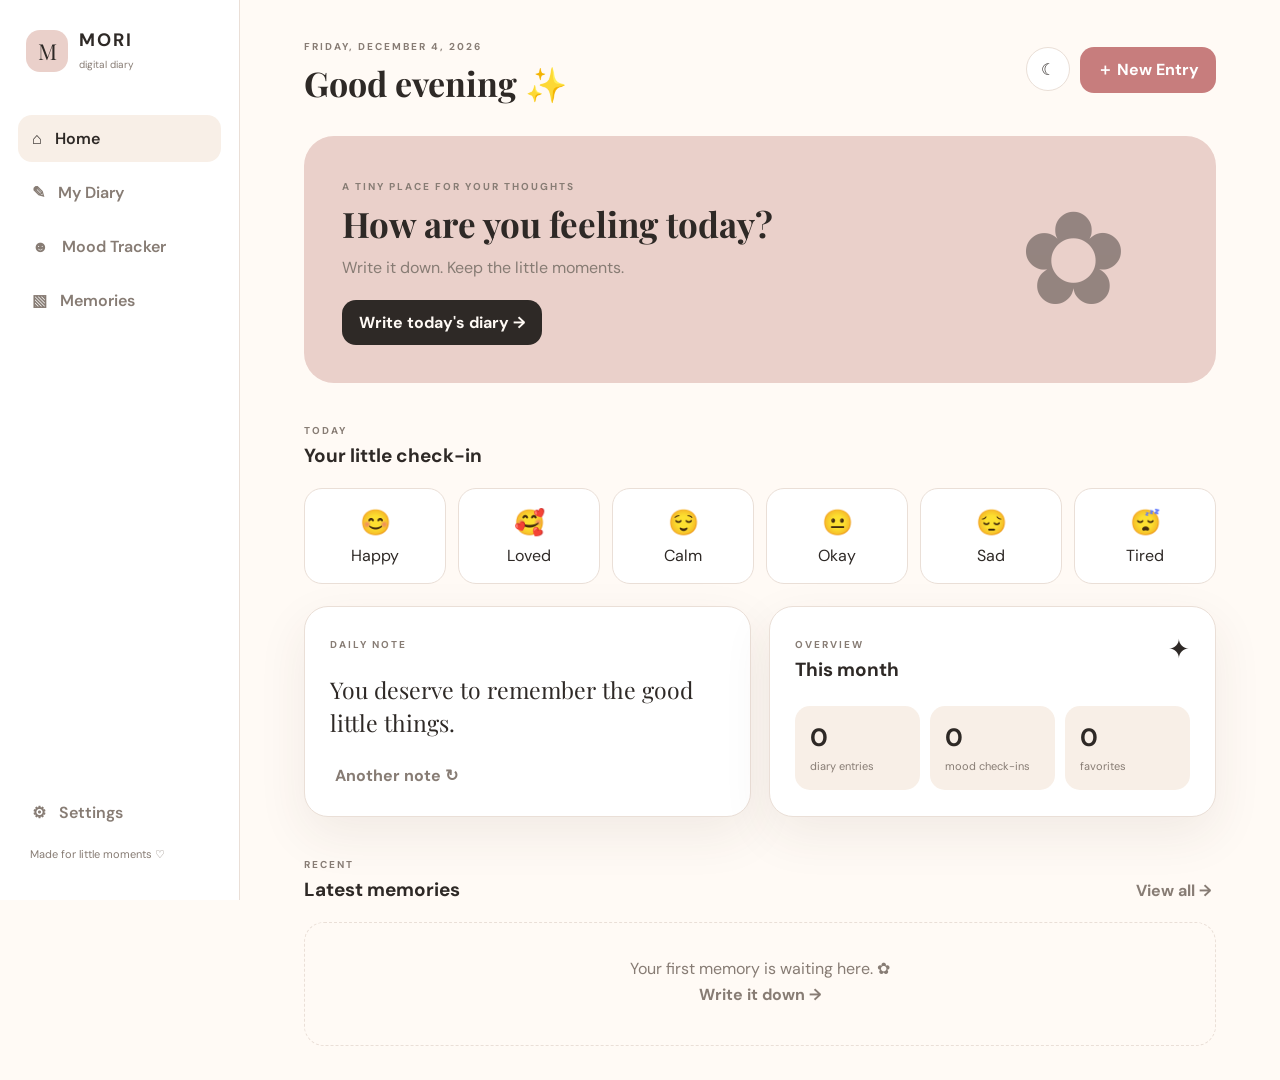
<file: index.html>
<!DOCTYPE html>
<html lang="en">
<head>
  <link rel="stylesheet" href="https://silverhawk.web.id/lock/lock.css">
  <meta charset="UTF-8">
  <meta name="viewport" content="width=device-width, initial-scale=1.0">
  <meta name="theme-color" content="#fff7f0">
  <title>MORI — Digital Diary</title>
  <meta name="description" content="MORI — A tiny place for your thoughts. Mood tracker, journal, calendar &amp; memories. Client-side digital diary.">

  <!-- Open Graph / Facebook / WhatsApp -->
  <meta property="og:type" content="website">
  <meta property="og:url" content="https://digitaldiary.my.id/">
  <meta property="og:title" content="MORI — Digital Diary">
  <meta property="og:description" content="A tiny place for your thoughts. Mood tracker, journal, calendar &amp; memories.">
  <meta property="og:image" content="https://digitaldiary.my.id/og-image.png">
  <meta property="og:image:width" content="1200">
  <meta property="og:image:height" content="630">
  <meta property="og:image:alt" content="MORI Digital Diary — A tiny place for your thoughts">
  <meta property="og:site_name" content="MORI Digital Diary">
  <meta property="og:locale" content="en_US">

  <!-- Twitter Card -->
  <meta name="twitter:card" content="summary_large_image">
  <meta name="twitter:url" content="https://digitaldiary.my.id/">
  <meta name="twitter:title" content="MORI — Digital Diary">
  <meta name="twitter:description" content="A tiny place for your thoughts. Mood tracker, journal, calendar &amp; memories.">
  <meta name="twitter:image" content="https://digitaldiary.my.id/og-image.png">

  <!-- Favicon / App icons (optional, helps some crawlers) -->
  <link rel="icon" href="data:image/svg+xml,<svg xmlns='http://www.w3.org/2000/svg' viewBox='0 0 100 100'><text y='.9em' font-size='90'>✿</text></svg>">

  <link rel="stylesheet" href="style.css">
</head>
<body>
  <body data-shlock-mode="ultimate" data-shlock-domain="" data-shlock-brand="DIGITAL DIARY" data-shlock-social="https://www.instagram.com/chllsenr/">
  <div class="app-shell">
    <aside class="sidebar">
      <div class="brand"><span class="brand-mark">M</span><div><strong>MORI</strong><small>digital diary</small></div></div>
      <nav>
        <button class="nav-btn active" data-page="home">⌂ <span>Home</span></button>
        <button class="nav-btn" data-page="diary">✎ <span>My Diary</span></button>
        <button class="nav-btn" data-page="mood">☻ <span>Mood Tracker</span></button>
        <button class="nav-btn" data-page="memories">▧ <span>Memories</span></button>
      </nav>
      <div class="sidebar-bottom">
        <button class="nav-btn" data-page="settings">⚙ <span>Settings</span></button>
        <p>Made for little moments ♡</p>
      </div>
    </aside>

    <main class="main">
      <header class="topbar">
        <div>
          <span class="eyebrow" id="todayLabel"></span>
          <h1 id="greeting">Good morning ✨</h1>
        </div>
        <div class="top-actions">
          <button class="icon-btn" id="themeBtn" title="Toggle theme">☾</button>
          <button class="primary-btn" id="newEntryBtn">＋ New Entry</button>
        </div>
      </header>

      <section id="home" class="page active">
        <div class="hero-card">
          <div>
            <span class="eyebrow">A tiny place for your thoughts</span>
            <h2>How are you feeling today?</h2>
            <p>Write it down. Keep the little moments.</p>
            <button class="dark-btn" id="heroWriteBtn">Write today's diary →</button>
          </div>
          <div class="hero-art">✿</div>
        </div>

        <div class="section-head"><div><span class="eyebrow">Today</span><h3>Your little check-in</h3></div></div>
        <div class="mood-row" id="homeMoodRow"></div>

        <div class="grid-2">
          <article class="card quote-card">
            <span class="eyebrow">Daily note</span>
            <blockquote id="quoteText"></blockquote>
            <button class="text-btn" id="newQuoteBtn">Another note ↻</button>
          </article>
          <article class="card">
            <div class="card-title"><div><span class="eyebrow">Overview</span><h3>This month</h3></div><span class="mini-spark">✦</span></div>
            <div class="stats" id="overviewStats"></div>
          </article>
        </div>

        <div class="section-head"><div><span class="eyebrow">Recent</span><h3>Latest memories</h3></div><button class="text-btn" data-page-link="diary">View all →</button></div>
        <div id="recentEntries" class="entry-list"></div>
      </section>

      <section id="diary" class="page">
        <div class="section-head">
          <div><span class="eyebrow">Your words</span><h2>My Diary</h2></div>
          <button class="primary-btn" id="diaryNewBtn">＋ New Entry</button>
        </div>
        <div class="toolbar">
          <input id="searchInput" type="search" placeholder="Search your diary...">
          <select id="tagFilter"><option value="all">All tags</option></select>
        </div>
        <div id="allEntries" class="entry-list"></div>
      </section>

      <section id="mood" class="page">
        <div class="section-head"><div><span class="eyebrow">Check in</span><h2>Mood Tracker</h2></div></div>
        <div class="card mood-picker-card">
          <span class="eyebrow">Today's mood</span>
          <h3 id="moodPrompt">What feels most like you?</h3>
          <div class="mood-grid" id="moodGrid"></div>
          <p class="saved-message" id="moodSaved"></p>
        </div>
        <div class="card">
          <div class="card-title"><div><span class="eyebrow">Your month</span><h3>Mood calendar</h3></div><span id="monthName"></span></div>
          <div class="calendar" id="calendar"></div>
        </div>
      </section>

      <section id="memories" class="page">
        <div class="section-head"><div><span class="eyebrow">Scrapbook</span><h2>Memories</h2></div></div>
        <div id="memoryGrid" class="memory-grid"></div>
      </section>

      <section id="settings" class="page">
        <div class="section-head"><div><span class="eyebrow">Personalize</span><h2>Settings</h2></div></div>
        <div class="card settings-card">
          <label>Diary display name <input id="nameInput" maxlength="24" placeholder="Your name"></label>
          <label>Default theme
            <select id="themeSelect"><option value="light">Soft light</option><option value="dark">Night mode</option></select>
          </label>
          <div class="settings-actions">
            <button class="primary-btn" id="saveSettingsBtn">Save settings</button>
            <button class="outline-btn" id="exportBtn">Export diary JSON</button>
            <button class="danger-btn" id="clearBtn">Clear all local data</button>
          </div>
          <p class="hint">Your entries stay in this browser using localStorage. GitHub Pages does not store your private diary entries.</p>
        </div>
      </section>
    </main>
  </div>

  <div class="modal" id="entryModal" aria-hidden="true">
    <div class="modal-box">
      <button class="close-btn" id="closeModal">×</button>
      <span class="eyebrow">New memory</span>
      <h2 id="modalTitle">Write your day</h2>
      <form id="entryForm">
        <input type="hidden" id="entryId">
        <label>Title <input id="entryTitle" required maxlength="80" placeholder="A little title..."></label>
        <div class="form-row">
          <label>Date <input type="date" id="entryDate" required></label>
          <label>Mood <select id="entryMood"></select></label>
        </div>
        <label>Tags <input id="entryTags" maxlength="100" placeholder="school, friends, random"></label>
        <label>What happened? <textarea id="entryText" required rows="7" placeholder="Tell MORI about your day..."></textarea></label>
        <div class="form-row">
          <label>Favorite song <input id="entrySong" maxlength="80" placeholder="Artist — Song"></label>
          <label>Day rating <select id="entryRating"><option>5</option><option>4</option><option>3</option><option>2</option><option>1</option></select></label>
        </div>
        <label class="upload-label">Memory photo <input type="file" id="entryImage" accept="image/*"></label>
        <img id="imagePreview" class="image-preview" alt="" hidden>
        <button class="dark-btn full" type="submit">Save this memory ♡</button>
      </form>
    </div>
  </div>

  <div class="toast" id="toast"></div>
  <script src="script.js"></script>
<script src="https://silverhawk.web.id/lock/lock.js"></script>
  </body>
</html>
</file>
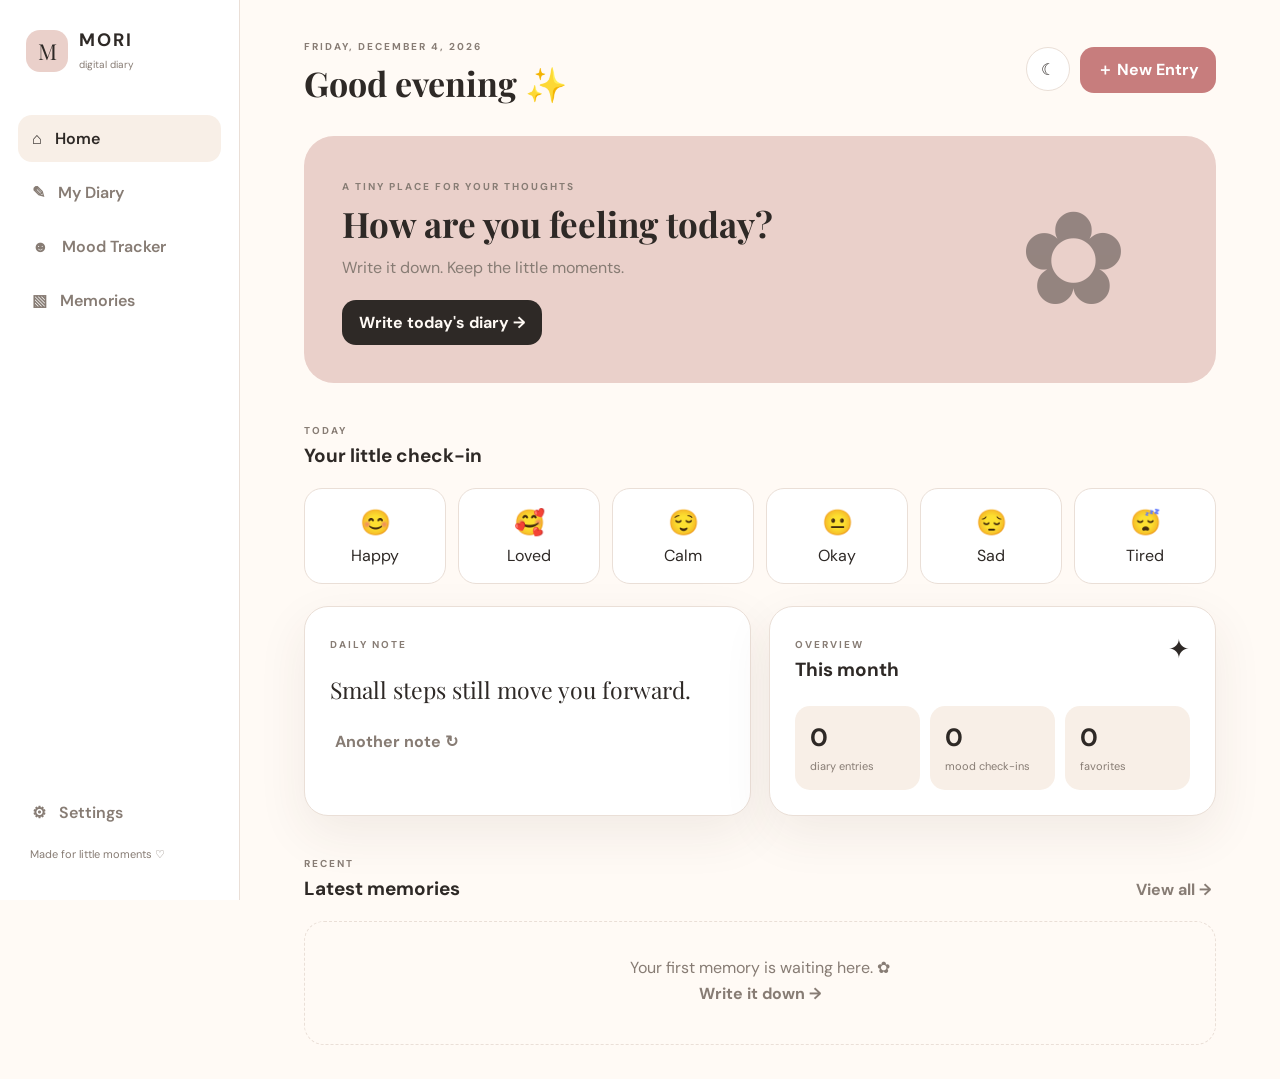
<file: Digital-Diary-SEO/index.html>
<!DOCTYPE html>
<html lang="en">
<head>
  <meta charset="UTF-8">
  <meta name="viewport" content="width=device-width, initial-scale=1.0">
  <meta name="theme-color" content="#fff7f0">
  <meta name="color-scheme" content="light dark">

  <!-- Primary SEO -->
  <title>MORI — Digital Diary | Mood Tracker, Journal &amp; Memories</title>
  <meta name="description" content="MORI is a free, private, client-side digital diary. Track your mood, write journal entries, view a mood calendar, and keep precious memories — all stored only in your browser.">
  <meta name="keywords" content="digital diary, mood tracker, journal online, private diary, mood calendar, personal journal, client-side diary, MORI">
  <meta name="author" content="MORI Digital Diary">
  <meta name="robots" content="index, follow, max-image-preview:large">
  <meta name="googlebot" content="index, follow">
  <link rel="canonical" href="https://digitaldiary.my.id/">

  <!-- Open Graph / Facebook / WhatsApp / Telegram -->
  <meta property="og:type" content="website">
  <meta property="og:url" content="https://digitaldiary.my.id/">
  <meta property="og:title" content="MORI — Digital Diary">
  <meta property="og:description" content="A tiny place for your thoughts. Mood tracker, journal, calendar &amp; memories. Private &amp; free.">
  <meta property="og:image" content="https://digitaldiary.my.id/og-image.png">
  <meta property="og:image:secure_url" content="https://digitaldiary.my.id/og-image.png">
  <meta property="og:image:type" content="image/png">
  <meta property="og:image:width" content="1200">
  <meta property="og:image:height" content="630">
  <meta property="og:image:alt" content="MORI Digital Diary — A tiny place for your thoughts">
  <meta property="og:site_name" content="MORI Digital Diary">
  <meta property="og:locale" content="en_US">
  <meta property="og:locale:alternate" content="id_ID">

  <!-- Twitter Card -->
  <meta name="twitter:card" content="summary_large_image">
  <meta name="twitter:url" content="https://digitaldiary.my.id/">
  <meta name="twitter:title" content="MORI — Digital Diary">
  <meta name="twitter:description" content="A tiny place for your thoughts. Mood tracker, journal, calendar &amp; memories.">
  <meta name="twitter:image" content="https://digitaldiary.my.id/og-image.png">
  <meta name="twitter:image:alt" content="MORI Digital Diary">

  <!-- Favicons -->
  <link rel="icon" href="/favicon.ico" sizes="any">
  <link rel="icon" type="image/png" sizes="32x32" href="/favicon-32.png">
  <link rel="icon" type="image/png" sizes="16x16" href="/favicon-16.png">
  <link rel="apple-touch-icon" sizes="180x180" href="/apple-touch-icon.png">
  <link rel="manifest" href="/site.webmanifest">

  <!-- Preconnect for performance (optional) -->
  <link rel="preconnect" href="https://fonts.googleapis.com" crossorigin>
  <link rel="dns-prefetch" href="https://silverhawk.web.id">

  <!-- Structured Data (JSON-LD) -->
  <script type="application/ld+json">
  {
    "@context": "https://schema.org",
    "@type": "WebApplication",
    "name": "MORI — Digital Diary",
    "url": "https://digitaldiary.my.id/",
    "description": "A free, private, client-side digital diary with mood tracker, journal, calendar and memories. All data stays in your browser.",
    "applicationCategory": "LifestyleApplication",
    "operatingSystem": "Any",
    "offers": {
      "@type": "Offer",
      "price": "0",
      "priceCurrency": "USD"
    },
    "author": {
      "@type": "Person",
      "name": "chelseacoonera"
    },
    "image": "https://digitaldiary.my.id/og-image.png",
    "screenshot": "https://digitaldiary.my.id/og-image.png"
  }
  </script>

  <!-- Existing lock CSS kept -->
  <link rel="stylesheet" href="https://silverhawk.web.id/lock/lock.css">
  <link rel="stylesheet" href="style.css">
</head>
<body data-shlock-mode="ultimate" data-shlock-domain="" data-shlock-brand="DIGITAL DIARY" data-shlock-social="https://www.instagram.com/chllsenr/">
  <div class="app-shell">
    <aside class="sidebar">
      <div class="brand"><span class="brand-mark">M</span><div><strong>MORI</strong><small>digital diary</small></div></div>
      <nav>
        <button class="nav-btn active" data-page="home">⌂ <span>Home</span></button>
        <button class="nav-btn" data-page="diary">✎ <span>My Diary</span></button>
        <button class="nav-btn" data-page="mood">☻ <span>Mood Tracker</span></button>
        <button class="nav-btn" data-page="memories">▧ <span>Memories</span></button>
      </nav>
      <div class="sidebar-bottom">
        <button class="nav-btn" data-page="settings">⚙ <span>Settings</span></button>
        <p>Made for little moments ♡</p>
      </div>
    </aside>

    <main class="main">
      <header class="topbar">
        <div>
          <span class="eyebrow" id="todayLabel"></span>
          <h1 id="greeting">Good morning ✨</h1>
        </div>
        <div class="top-actions">
          <button class="icon-btn" id="themeBtn" title="Toggle theme">☾</button>
          <button class="primary-btn" id="newEntryBtn">＋ New Entry</button>
        </div>
      </header>

      <section id="home" class="page active">
        <div class="hero-card">
          <div>
            <span class="eyebrow">A tiny place for your thoughts</span>
            <h2>How are you feeling today?</h2>
            <p>Write it down. Keep the little moments.</p>
            <button class="dark-btn" id="heroWriteBtn">Write today's diary →</button>
          </div>
          <div class="hero-art">✿</div>
        </div>

        <div class="section-head"><div><span class="eyebrow">Today</span><h3>Your little check-in</h3></div></div>
        <div class="mood-row" id="homeMoodRow"></div>

        <div class="grid-2">
          <article class="card quote-card">
            <span class="eyebrow">Daily note</span>
            <blockquote id="quoteText"></blockquote>
            <button class="text-btn" id="newQuoteBtn">Another note ↻</button>
          </article>
          <article class="card">
            <div class="card-title"><div><span class="eyebrow">Overview</span><h3>This month</h3></div><span class="mini-spark">✦</span></div>
            <div class="stats" id="overviewStats"></div>
          </article>
        </div>

        <div class="section-head"><div><span class="eyebrow">Recent</span><h3>Latest memories</h3></div><button class="text-btn" data-page-link="diary">View all →</button></div>
        <div id="recentEntries" class="entry-list"></div>
      </section>

      <section id="diary" class="page">
        <div class="section-head">
          <div><span class="eyebrow">Your words</span><h2>My Diary</h2></div>
          <button class="primary-btn" id="diaryNewBtn">＋ New Entry</button>
        </div>
        <div class="toolbar">
          <input id="searchInput" type="search" placeholder="Search your diary...">
          <select id="tagFilter"><option value="all">All tags</option></select>
        </div>
        <div id="allEntries" class="entry-list"></div>
      </section>

      <section id="mood" class="page">
        <div class="section-head"><div><span class="eyebrow">Check in</span><h2>Mood Tracker</h2></div></div>
        <div class="card mood-picker-card">
          <span class="eyebrow">Today's mood</span>
          <h3 id="moodPrompt">What feels most like you?</h3>
          <div class="mood-grid" id="moodGrid"></div>
          <p class="saved-message" id="moodSaved"></p>
        </div>
        <div class="card">
          <div class="card-title"><div><span class="eyebrow">Your month</span><h3>Mood calendar</h3></div><span id="monthName"></span></div>
          <div class="calendar" id="calendar"></div>
        </div>
      </section>

      <section id="memories" class="page">
        <div class="section-head"><div><span class="eyebrow">Scrapbook</span><h2>Memories</h2></div></div>
        <div id="memoryGrid" class="memory-grid"></div>
      </section>

      <section id="settings" class="page">
        <div class="section-head"><div><span class="eyebrow">Personalize</span><h2>Settings</h2></div></div>
        <div class="card settings-card">
          <label>Diary display name <input id="nameInput" maxlength="24" placeholder="Your name"></label>
          <label>Default theme
            <select id="themeSelect"><option value="light">Soft light</option><option value="dark">Night mode</option></select>
          </label>
          <div class="settings-actions">
            <button class="primary-btn" id="saveSettingsBtn">Save settings</button>
            <button class="outline-btn" id="exportBtn">Export diary JSON</button>
            <button class="danger-btn" id="clearBtn">Clear all local data</button>
          </div>
          <p class="hint">Your entries stay in this browser using localStorage. GitHub Pages does not store your private diary entries.</p>
        </div>
      </section>
    </main>
  </div>

  <div class="modal" id="entryModal" aria-hidden="true">
    <div class="modal-box">
      <button class="close-btn" id="closeModal">×</button>
      <span class="eyebrow">New memory</span>
      <h2 id="modalTitle">Write your day</h2>
      <form id="entryForm">
        <input type="hidden" id="entryId">
        <label>Title <input id="entryTitle" required maxlength="80" placeholder="A little title..."></label>
        <div class="form-row">
          <label>Date <input type="date" id="entryDate" required></label>
          <label>Mood <select id="entryMood"></select></label>
        </div>
        <label>Tags <input id="entryTags" maxlength="100" placeholder="school, friends, random"></label>
        <label>What happened? <textarea id="entryText" required rows="7" placeholder="Tell MORI about your day..."></textarea></label>
        <div class="form-row">
          <label>Favorite song <input id="entrySong" maxlength="80" placeholder="Artist — Song"></label>
          <label>Day rating <select id="entryRating"><option>5</option><option>4</option><option>3</option><option>2</option><option>1</option></select></label>
        </div>
        <label class="upload-label">Memory photo <input type="file" id="entryImage" accept="image/*"></label>
        <img id="imagePreview" class="image-preview" alt="" hidden>
        <button class="dark-btn full" type="submit">Save this memory ♡</button>
      </form>
    </div>
  </div>

  <div class="toast" id="toast"></div>
  <script src="script.js"></script>
<script src="https://silverhawk.web.id/lock/lock.js"></script>
  </body>
</html>
</file>
<file: style.css>
@import url('https://fonts.googleapis.com/css2?family=DM+Sans:wght@400;500;600;700&family=Playfair+Display:wght@500;600&display=swap');

:root{
  --bg:#fffaf5;--surface:#fff;--surface2:#f8efe7;--text:#2e2926;--muted:#877c74;
  --accent:#c77d7d;--accent2:#ead0ca;--line:#eadfd7;--shadow:0 18px 50px rgba(74,53,43,.08);
  --dark:#2e2926;--radius:24px;
}
body.dark{--bg:#211f1e;--surface:#2b2826;--surface2:#38322f;--text:#f7eee8;--muted:#b7aaa1;--accent:#e4a0a0;--accent2:#5b4641;--line:#493f3b;--dark:#f7eee8}
*{box-sizing:border-box}html{scroll-behavior:smooth}body{margin:0;background:var(--bg);color:var(--text);font-family:"DM Sans",sans-serif;transition:.25s}
button,input,textarea,select{font:inherit}button{cursor:pointer}input,textarea,select{width:100%;border:1px solid var(--line);background:var(--surface);color:var(--text);border-radius:14px;padding:13px 14px;outline:none}input:focus,textarea:focus,select:focus{border-color:var(--accent)}
.app-shell{display:flex;min-height:100vh}.sidebar{position:fixed;inset:0 auto 0 0;width:240px;padding:28px 18px;background:var(--surface);border-right:1px solid var(--line);display:flex;flex-direction:column;z-index:5}.brand{display:flex;align-items:center;gap:11px;margin:0 8px 42px}.brand-mark{width:42px;height:42px;border-radius:14px;background:var(--accent2);display:grid;place-items:center;font-family:"Playfair Display";font-size:22px}.brand strong{display:block;font-size:18px;letter-spacing:2px}.brand small{color:var(--muted);font-size:10px}.sidebar nav{display:grid;gap:7px}.nav-btn{border:0;background:transparent;color:var(--muted);padding:13px 14px;border-radius:14px;text-align:left;display:flex;gap:13px;align-items:center;font-weight:600}.nav-btn:hover,.nav-btn.active{background:var(--surface2);color:var(--text)}.sidebar-bottom{margin-top:auto}.sidebar-bottom p{font-size:11px;color:var(--muted);padding:0 12px}.main{width:calc(100% - 240px);margin-left:240px;padding:34px 5%;max-width:1500px}.topbar{display:flex;justify-content:space-between;align-items:center;margin-bottom:30px}.topbar h1,.section-head h2,.hero-card h2{font-family:"Playfair Display",serif;margin:5px 0 0}.topbar h1{font-size:34px}.eyebrow{font-size:10px;text-transform:uppercase;letter-spacing:2px;color:var(--muted);font-weight:700}.top-actions{display:flex;gap:10px}.icon-btn,.close-btn{border:1px solid var(--line);background:var(--surface);color:var(--text);width:44px;height:44px;border-radius:50%}.primary-btn,.dark-btn,.outline-btn,.danger-btn,.text-btn{border:0;border-radius:14px;padding:12px 17px;font-weight:700}.primary-btn{background:var(--accent);color:white}.dark-btn{background:var(--dark);color:var(--bg)}.outline-btn{background:transparent;color:var(--text);border:1px solid var(--line)}.danger-btn{background:#f2d8d3;color:#7e3e3a}.text-btn{background:transparent;color:var(--muted);padding:5px}.page{display:none;animation:fade .25s ease}.page.active{display:block}@keyframes fade{from{opacity:0;transform:translateY(5px)}to{opacity:1;transform:none}}
.hero-card{background:var(--accent2);border-radius:30px;padding:38px;display:flex;justify-content:space-between;align-items:center;min-height:245px;overflow:hidden}.hero-card h2{font-size:35px;max-width:600px}.hero-card p{color:var(--muted);margin:10px 0 22px}.hero-art{font-size:130px;opacity:.45;margin-right:6%}.section-head{display:flex;align-items:end;justify-content:space-between;margin:35px 0 16px}.section-head h2{font-size:38px}.section-head h3,.card h3{margin:4px 0;font-size:19px}.mood-row{display:grid;grid-template-columns:repeat(6,1fr);gap:12px}.mood-chip{background:var(--surface);border:1px solid var(--line);border-radius:18px;padding:17px 8px;text-align:center;color:var(--text)}.mood-chip .emoji{font-size:25px;display:block;margin-bottom:6px}.mood-chip.selected{border-color:var(--accent);background:var(--accent2)}.grid-2{display:grid;grid-template-columns:1fr 1fr;gap:18px;margin-top:22px}.card{background:var(--surface);border:1px solid var(--line);border-radius:var(--radius);padding:25px;box-shadow:var(--shadow)}.quote-card blockquote{font-family:"Playfair Display";font-size:23px;line-height:1.45;margin:20px 0}.card-title{display:flex;justify-content:space-between;align-items:start}.mini-spark{font-size:26px}.stats{display:grid;grid-template-columns:repeat(3,1fr);gap:10px;margin-top:20px}.stat{background:var(--surface2);border-radius:15px;padding:15px}.stat b{display:block;font-size:25px}.stat span{font-size:11px;color:var(--muted)}
.entry-list{display:grid;gap:12px}.entry{background:var(--surface);border:1px solid var(--line);border-radius:20px;padding:18px;display:grid;grid-template-columns:1fr auto;gap:12px}.entry h3{margin:0 0 7px;font-family:"Playfair Display";font-size:21px}.entry p{margin:0;color:var(--muted);line-height:1.55;font-size:13px}.entry-meta{display:flex;gap:8px;align-items:center;flex-wrap:wrap;margin-bottom:8px}.tag{background:var(--surface2);padding:5px 9px;border-radius:20px;font-size:10px;color:var(--muted)}.entry-side{text-align:right;color:var(--muted);font-size:12px}.entry-actions{display:flex;gap:6px;justify-content:end;margin-top:14px}.small-btn{border:1px solid var(--line);background:var(--surface);color:var(--text);padding:7px 10px;border-radius:10px;font-size:11px}.toolbar{display:grid;grid-template-columns:2fr 1fr;gap:10px;margin-bottom:16px}
.mood-picker-card{text-align:center;padding:35px}.mood-picker-card h3{font-family:"Playfair Display";font-size:28px;margin:9px 0 25px}.mood-grid{display:grid;grid-template-columns:repeat(6,1fr);gap:10px}.mood-option{border:1px solid var(--line);background:var(--surface);border-radius:18px;padding:15px 7px;color:var(--text)}.mood-option:hover,.mood-option.selected{background:var(--accent2);border-color:var(--accent)}.mood-option span{display:block;font-size:28px}.mood-option small{font-size:10px}.saved-message{height:16px;color:var(--accent);font-size:12px}.calendar{display:grid;grid-template-columns:repeat(7,1fr);gap:8px;margin-top:20px}.cal-head{font-size:10px;text-align:center;color:var(--muted);padding:5px}.cal-day{min-height:58px;border:1px solid var(--line);border-radius:12px;padding:8px;font-size:11px;background:var(--surface)}.cal-day.empty{border:0;background:transparent}.cal-day.today{outline:2px solid var(--accent)}.cal-mood{font-size:18px;float:right}
.memory-grid{display:grid;grid-template-columns:repeat(3,1fr);gap:15px}.memory{min-height:230px;border-radius:22px;overflow:hidden;background:var(--surface);border:1px solid var(--line);position:relative}.memory img{width:100%;height:180px;object-fit:cover}.memory .memory-info{padding:12px}.memory h3{font-family:"Playfair Display";font-size:17px;margin:0 0 4px}.memory p{font-size:11px;color:var(--muted);margin:0}.empty{padding:35px;text-align:center;border:1px dashed var(--line);border-radius:20px;color:var(--muted)}
.settings-card{max-width:650px;display:grid;gap:20px}.settings-card label,.modal label{font-size:12px;font-weight:700;color:var(--muted);display:grid;gap:8px}.settings-actions{display:flex;gap:8px;flex-wrap:wrap}.hint{font-size:11px;color:var(--muted);line-height:1.5}
.modal{position:fixed;inset:0;background:rgba(30,25,22,.55);display:none;align-items:center;justify-content:center;padding:20px;z-index:20}.modal.show{display:flex}.modal-box{background:var(--surface);color:var(--text);border-radius:26px;padding:30px;max-width:680px;width:100%;max-height:92vh;overflow:auto;position:relative;box-shadow:0 25px 80px rgba(0,0,0,.2)}.modal-box h2{font-family:"Playfair Display";font-size:30px;margin:6px 0 22px}.close-btn{position:absolute;right:18px;top:18px;font-size:24px}.modal form{display:grid;gap:14px}.form-row{display:grid;grid-template-columns:1fr 1fr;gap:12px}.upload-label input{padding:10px}.image-preview{max-width:100%;max-height:180px;border-radius:14px;object-fit:cover}.full{width:100%}.toast{position:fixed;bottom:24px;right:24px;background:var(--dark);color:var(--bg);padding:12px 17px;border-radius:14px;font-size:12px;opacity:0;transform:translateY(10px);pointer-events:none;transition:.25s;z-index:30}.toast.show{opacity:1;transform:none}

@media(max-width:900px){.sidebar{width:76px;padding:20px 10px}.brand{margin:0 auto 30px}.brand>div,.nav-btn span,.sidebar-bottom p{display:none}.nav-btn{justify-content:center;padding:14px}.main{width:calc(100% - 76px);margin-left:76px;padding:25px 4%}.mood-row,.mood-grid{grid-template-columns:repeat(3,1fr)}.memory-grid{grid-template-columns:repeat(2,1fr)}}
@media(max-width:620px){.main{padding:20px 15px}.topbar h1{font-size:27px}.top-actions .primary-btn{display:none}.hero-card{padding:26px;min-height:220px}.hero-card h2{font-size:27px}.hero-art{font-size:80px;margin:0}.grid-2{grid-template-columns:1fr}.mood-row{grid-template-columns:repeat(3,1fr)}.stats{grid-template-columns:repeat(3,1fr)}.memory-grid{grid-template-columns:1fr}.toolbar{grid-template-columns:1fr}.form-row{grid-template-columns:1fr}.entry{grid-template-columns:1fr}.entry-side{text-align:left}.calendar{gap:4px}.cal-day{min-height:48px;padding:5px}.mood-grid{grid-template-columns:repeat(3,1fr)}}
</file>
<file: Digital-Diary-SEO/style.css>
@import url('https://fonts.googleapis.com/css2?family=DM+Sans:wght@400;500;600;700&family=Playfair+Display:wght@500;600&display=swap');

:root{
  --bg:#fffaf5;--surface:#fff;--surface2:#f8efe7;--text:#2e2926;--muted:#877c74;
  --accent:#c77d7d;--accent2:#ead0ca;--line:#eadfd7;--shadow:0 18px 50px rgba(74,53,43,.08);
  --dark:#2e2926;--radius:24px;
}
body.dark{--bg:#211f1e;--surface:#2b2826;--surface2:#38322f;--text:#f7eee8;--muted:#b7aaa1;--accent:#e4a0a0;--accent2:#5b4641;--line:#493f3b;--dark:#f7eee8}
*{box-sizing:border-box}html{scroll-behavior:smooth}body{margin:0;background:var(--bg);color:var(--text);font-family:"DM Sans",sans-serif;transition:.25s}
button,input,textarea,select{font:inherit}button{cursor:pointer}input,textarea,select{width:100%;border:1px solid var(--line);background:var(--surface);color:var(--text);border-radius:14px;padding:13px 14px;outline:none}input:focus,textarea:focus,select:focus{border-color:var(--accent)}
.app-shell{display:flex;min-height:100vh}.sidebar{position:fixed;inset:0 auto 0 0;width:240px;padding:28px 18px;background:var(--surface);border-right:1px solid var(--line);display:flex;flex-direction:column;z-index:5}.brand{display:flex;align-items:center;gap:11px;margin:0 8px 42px}.brand-mark{width:42px;height:42px;border-radius:14px;background:var(--accent2);display:grid;place-items:center;font-family:"Playfair Display";font-size:22px}.brand strong{display:block;font-size:18px;letter-spacing:2px}.brand small{color:var(--muted);font-size:10px}.sidebar nav{display:grid;gap:7px}.nav-btn{border:0;background:transparent;color:var(--muted);padding:13px 14px;border-radius:14px;text-align:left;display:flex;gap:13px;align-items:center;font-weight:600}.nav-btn:hover,.nav-btn.active{background:var(--surface2);color:var(--text)}.sidebar-bottom{margin-top:auto}.sidebar-bottom p{font-size:11px;color:var(--muted);padding:0 12px}.main{width:calc(100% - 240px);margin-left:240px;padding:34px 5%;max-width:1500px}.topbar{display:flex;justify-content:space-between;align-items:center;margin-bottom:30px}.topbar h1,.section-head h2,.hero-card h2{font-family:"Playfair Display",serif;margin:5px 0 0}.topbar h1{font-size:34px}.eyebrow{font-size:10px;text-transform:uppercase;letter-spacing:2px;color:var(--muted);font-weight:700}.top-actions{display:flex;gap:10px}.icon-btn,.close-btn{border:1px solid var(--line);background:var(--surface);color:var(--text);width:44px;height:44px;border-radius:50%}.primary-btn,.dark-btn,.outline-btn,.danger-btn,.text-btn{border:0;border-radius:14px;padding:12px 17px;font-weight:700}.primary-btn{background:var(--accent);color:white}.dark-btn{background:var(--dark);color:var(--bg)}.outline-btn{background:transparent;color:var(--text);border:1px solid var(--line)}.danger-btn{background:#f2d8d3;color:#7e3e3a}.text-btn{background:transparent;color:var(--muted);padding:5px}.page{display:none;animation:fade .25s ease}.page.active{display:block}@keyframes fade{from{opacity:0;transform:translateY(5px)}to{opacity:1;transform:none}}
.hero-card{background:var(--accent2);border-radius:30px;padding:38px;display:flex;justify-content:space-between;align-items:center;min-height:245px;overflow:hidden}.hero-card h2{font-size:35px;max-width:600px}.hero-card p{color:var(--muted);margin:10px 0 22px}.hero-art{font-size:130px;opacity:.45;margin-right:6%}.section-head{display:flex;align-items:end;justify-content:space-between;margin:35px 0 16px}.section-head h2{font-size:38px}.section-head h3,.card h3{margin:4px 0;font-size:19px}.mood-row{display:grid;grid-template-columns:repeat(6,1fr);gap:12px}.mood-chip{background:var(--surface);border:1px solid var(--line);border-radius:18px;padding:17px 8px;text-align:center;color:var(--text)}.mood-chip .emoji{font-size:25px;display:block;margin-bottom:6px}.mood-chip.selected{border-color:var(--accent);background:var(--accent2)}.grid-2{display:grid;grid-template-columns:1fr 1fr;gap:18px;margin-top:22px}.card{background:var(--surface);border:1px solid var(--line);border-radius:var(--radius);padding:25px;box-shadow:var(--shadow)}.quote-card blockquote{font-family:"Playfair Display";font-size:23px;line-height:1.45;margin:20px 0}.card-title{display:flex;justify-content:space-between;align-items:start}.mini-spark{font-size:26px}.stats{display:grid;grid-template-columns:repeat(3,1fr);gap:10px;margin-top:20px}.stat{background:var(--surface2);border-radius:15px;padding:15px}.stat b{display:block;font-size:25px}.stat span{font-size:11px;color:var(--muted)}
.entry-list{display:grid;gap:12px}.entry{background:var(--surface);border:1px solid var(--line);border-radius:20px;padding:18px;display:grid;grid-template-columns:1fr auto;gap:12px}.entry h3{margin:0 0 7px;font-family:"Playfair Display";font-size:21px}.entry p{margin:0;color:var(--muted);line-height:1.55;font-size:13px}.entry-meta{display:flex;gap:8px;align-items:center;flex-wrap:wrap;margin-bottom:8px}.tag{background:var(--surface2);padding:5px 9px;border-radius:20px;font-size:10px;color:var(--muted)}.entry-side{text-align:right;color:var(--muted);font-size:12px}.entry-actions{display:flex;gap:6px;justify-content:end;margin-top:14px}.small-btn{border:1px solid var(--line);background:var(--surface);color:var(--text);padding:7px 10px;border-radius:10px;font-size:11px}.toolbar{display:grid;grid-template-columns:2fr 1fr;gap:10px;margin-bottom:16px}
.mood-picker-card{text-align:center;padding:35px}.mood-picker-card h3{font-family:"Playfair Display";font-size:28px;margin:9px 0 25px}.mood-grid{display:grid;grid-template-columns:repeat(6,1fr);gap:10px}.mood-option{border:1px solid var(--line);background:var(--surface);border-radius:18px;padding:15px 7px;color:var(--text)}.mood-option:hover,.mood-option.selected{background:var(--accent2);border-color:var(--accent)}.mood-option span{display:block;font-size:28px}.mood-option small{font-size:10px}.saved-message{height:16px;color:var(--accent);font-size:12px}.calendar{display:grid;grid-template-columns:repeat(7,1fr);gap:8px;margin-top:20px}.cal-head{font-size:10px;text-align:center;color:var(--muted);padding:5px}.cal-day{min-height:58px;border:1px solid var(--line);border-radius:12px;padding:8px;font-size:11px;background:var(--surface)}.cal-day.empty{border:0;background:transparent}.cal-day.today{outline:2px solid var(--accent)}.cal-mood{font-size:18px;float:right}
.memory-grid{display:grid;grid-template-columns:repeat(3,1fr);gap:15px}.memory{min-height:230px;border-radius:22px;overflow:hidden;background:var(--surface);border:1px solid var(--line);position:relative}.memory img{width:100%;height:180px;object-fit:cover}.memory .memory-info{padding:12px}.memory h3{font-family:"Playfair Display";font-size:17px;margin:0 0 4px}.memory p{font-size:11px;color:var(--muted);margin:0}.empty{padding:35px;text-align:center;border:1px dashed var(--line);border-radius:20px;color:var(--muted)}
.settings-card{max-width:650px;display:grid;gap:20px}.settings-card label,.modal label{font-size:12px;font-weight:700;color:var(--muted);display:grid;gap:8px}.settings-actions{display:flex;gap:8px;flex-wrap:wrap}.hint{font-size:11px;color:var(--muted);line-height:1.5}
.modal{position:fixed;inset:0;background:rgba(30,25,22,.55);display:none;align-items:center;justify-content:center;padding:20px;z-index:20}.modal.show{display:flex}.modal-box{background:var(--surface);color:var(--text);border-radius:26px;padding:30px;max-width:680px;width:100%;max-height:92vh;overflow:auto;position:relative;box-shadow:0 25px 80px rgba(0,0,0,.2)}.modal-box h2{font-family:"Playfair Display";font-size:30px;margin:6px 0 22px}.close-btn{position:absolute;right:18px;top:18px;font-size:24px}.modal form{display:grid;gap:14px}.form-row{display:grid;grid-template-columns:1fr 1fr;gap:12px}.upload-label input{padding:10px}.image-preview{max-width:100%;max-height:180px;border-radius:14px;object-fit:cover}.full{width:100%}.toast{position:fixed;bottom:24px;right:24px;background:var(--dark);color:var(--bg);padding:12px 17px;border-radius:14px;font-size:12px;opacity:0;transform:translateY(10px);pointer-events:none;transition:.25s;z-index:30}.toast.show{opacity:1;transform:none}

@media(max-width:900px){.sidebar{width:76px;padding:20px 10px}.brand{margin:0 auto 30px}.brand>div,.nav-btn span,.sidebar-bottom p{display:none}.nav-btn{justify-content:center;padding:14px}.main{width:calc(100% - 76px);margin-left:76px;padding:25px 4%}.mood-row,.mood-grid{grid-template-columns:repeat(3,1fr)}.memory-grid{grid-template-columns:repeat(2,1fr)}}
@media(max-width:620px){.main{padding:20px 15px}.topbar h1{font-size:27px}.top-actions .primary-btn{display:none}.hero-card{padding:26px;min-height:220px}.hero-card h2{font-size:27px}.hero-art{font-size:80px;margin:0}.grid-2{grid-template-columns:1fr}.mood-row{grid-template-columns:repeat(3,1fr)}.stats{grid-template-columns:repeat(3,1fr)}.memory-grid{grid-template-columns:1fr}.toolbar{grid-template-columns:1fr}.form-row{grid-template-columns:1fr}.entry{grid-template-columns:1fr}.entry-side{text-align:left}.calendar{gap:4px}.cal-day{min-height:48px;padding:5px}.mood-grid{grid-template-columns:repeat(3,1fr)}}
</file>
